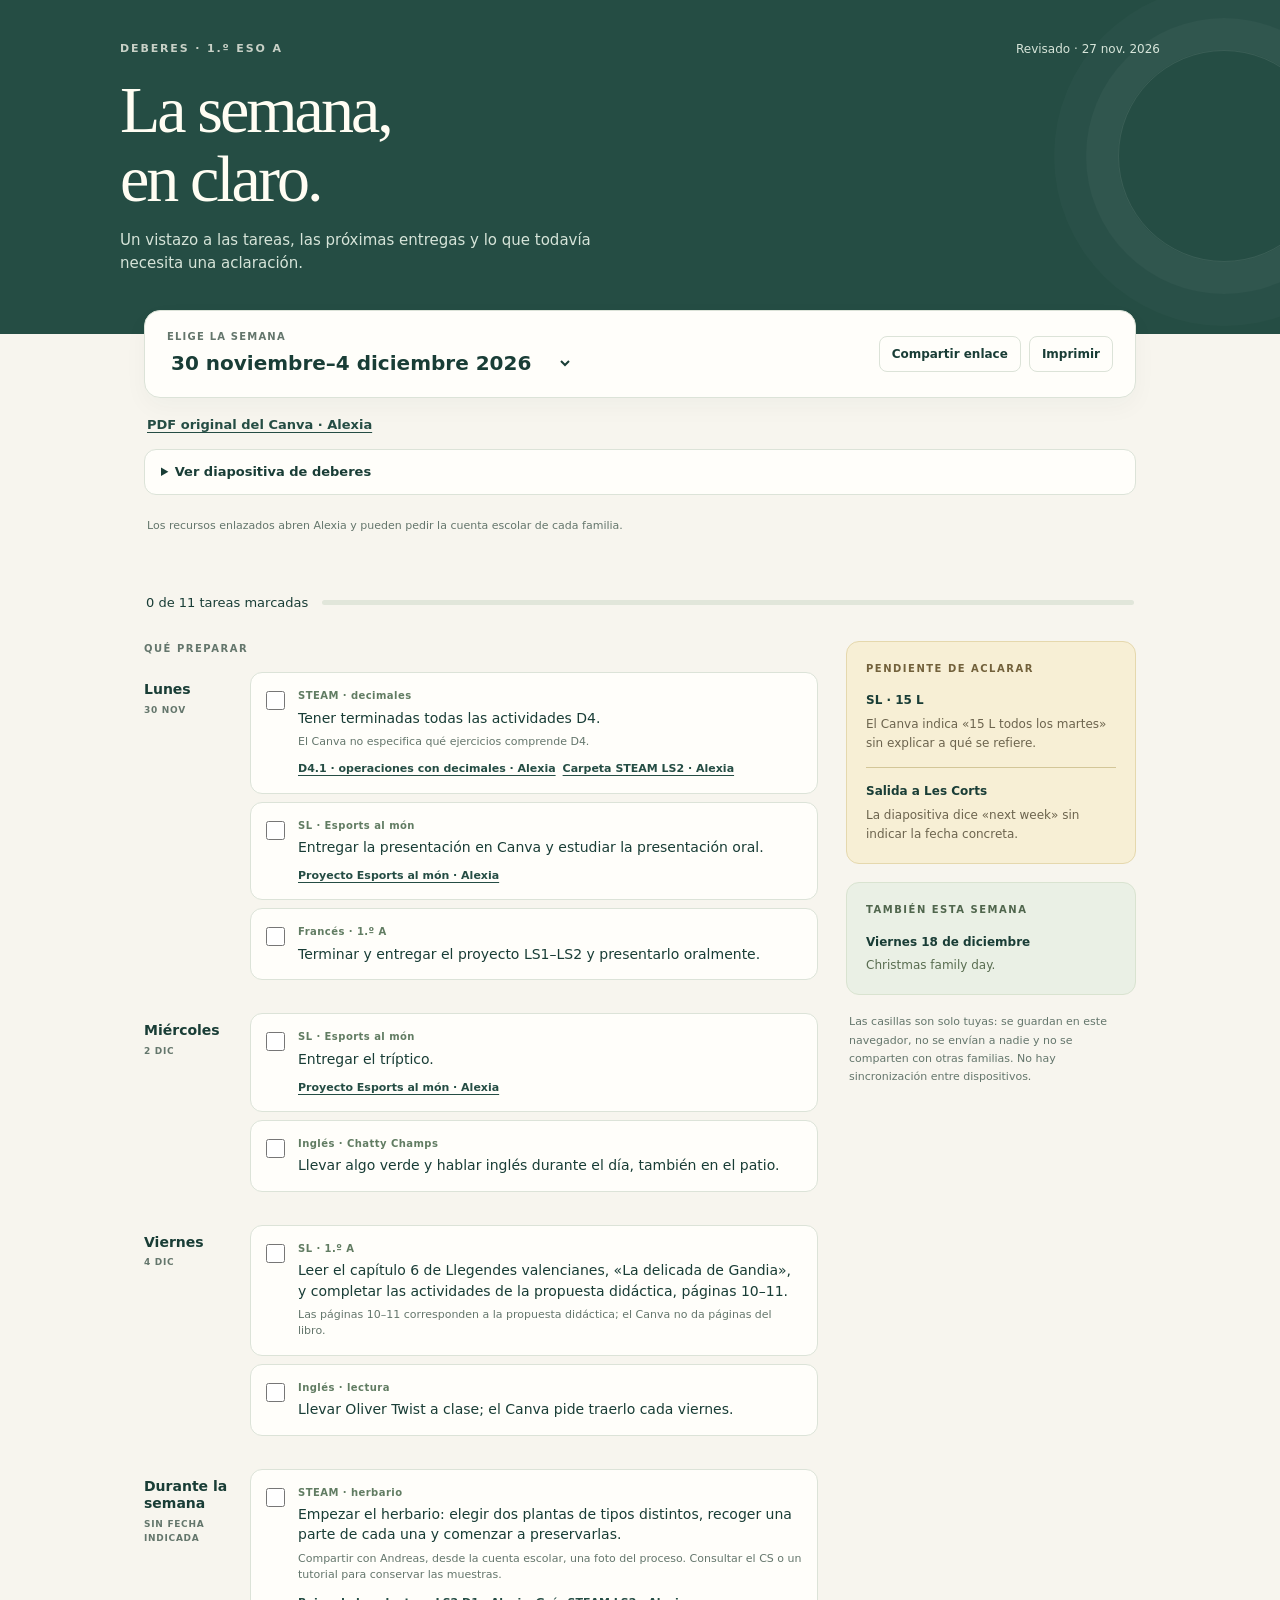
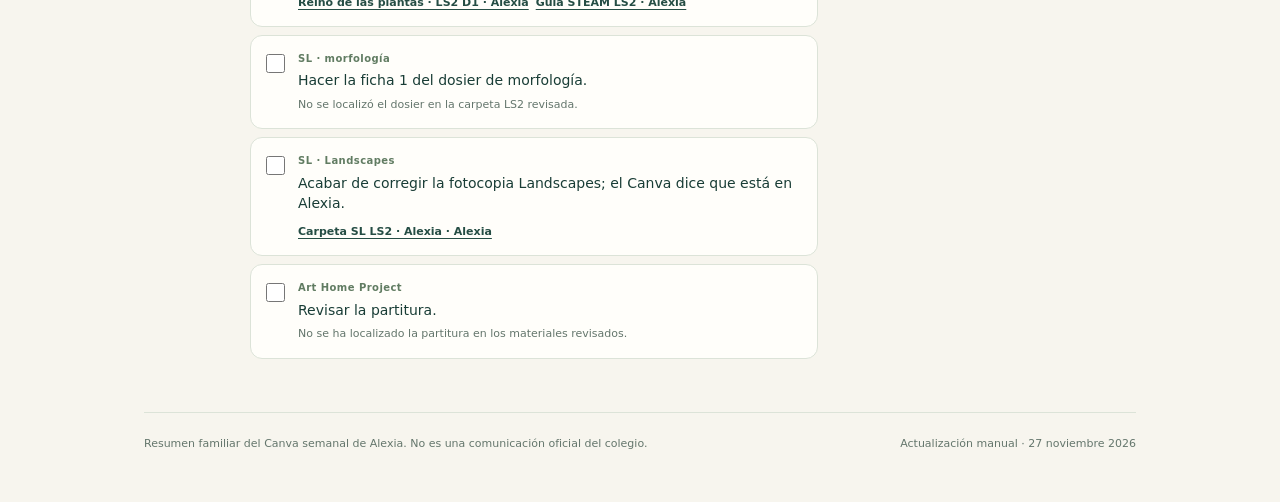
<file: index.html>
<!doctype html>
<html lang="es"><head><meta charset="utf-8"><meta name="viewport" content="width=device-width, initial-scale=1"><meta name="robots" content="noindex,nofollow"><meta name="theme-color" content="#254d44"><meta name="description" content="Deberes semanales, fechas y aclaraciones para las familias. Cada dispositivo guarda sus propias casillas."><title>La semana, en claro · Deberes</title>
<style>
:root{--ink:#193d36;--muted:#64766c;--green:#254d44;--paper:#f7f5ee;--line:#dce3d8;--yellow:#f0d47f;--card:#fffefa}*{box-sizing:border-box}body{margin:0;background:var(--paper);color:var(--ink);font-family:Inter,ui-sans-serif,system-ui,-apple-system,BlinkMacSystemFont,"Segoe UI",sans-serif;line-height:1.55}button,select{font:inherit}button{cursor:pointer}header{background:var(--green);color:#fffdf3;padding:40px 24px 58px;position:relative;overflow:hidden}header:after{content:"";width:210px;height:210px;border:1px solid #ffffff18;border-radius:50%;position:absolute;right:-50px;top:50px;box-shadow:0 0 0 32px #ffffff08,0 0 0 64px #ffffff05;pointer-events:none}.wrap{max-width:1040px;margin:auto}.eyebrow{font-size:11px;font-weight:750;letter-spacing:.17em;text-transform:uppercase;opacity:.75}h1{font-family:Georgia,"Times New Roman",serif;font-size:clamp(38px,6vw,66px);font-weight:400;line-height:1.05;letter-spacing:-.045em;margin:16px 0}header p{max-width:520px;color:#d6e4d9;font-size:15px;margin:0}.topline{display:flex;justify-content:space-between;gap:20px}.topline span:last-child{font-size:12px;color:#d6e4d9;white-space:nowrap}main{max-width:1040px;margin:-24px auto 0;padding:0 24px 50px;position:relative}.toolbar{background:var(--card);border:1px solid var(--line);border-radius:16px;padding:18px 22px;box-shadow:0 9px 25px #193d3609;display:flex;align-items:center;justify-content:space-between;gap:16px}.weekpick label{display:block;font-size:10px;letter-spacing:.12em;text-transform:uppercase;color:var(--muted);font-weight:750;margin-bottom:3px}select{border:0;color:var(--ink);font-size:20px;font-weight:650;background:transparent;padding:3px 25px 3px 0;max-width:100%}.actions{display:flex;gap:8px;flex-wrap:wrap}.actions button{border:1px solid var(--line);border-radius:8px;padding:8px 12px;background:#fffefa;color:var(--ink);font-size:12px;font-weight:650}.actions button:hover{background:#eff3ea}.progress{display:flex;align-items:center;gap:14px;margin:24px 2px 28px}.progress p{margin:0;font-size:13px;white-space:nowrap}.bar{height:5px;background:#e1e6da;border-radius:9px;flex:1;overflow:hidden}.bar span{height:100%;display:block;background:#759469;border-radius:9px;transition:width .25s}.layout{display:grid;grid-template-columns:minmax(0,1fr) 290px;gap:28px}h2{font-size:10px;letter-spacing:.15em;text-transform:uppercase;color:var(--muted);margin:0 0 16px}.day{display:grid;grid-template-columns:92px 1fr;gap:14px;margin:0 0 25px}.dayhead{padding-top:9px}.dayhead h3{font-size:14px;margin:0;font-weight:750;line-height:1.25}.dayhead span{font-size:9px;letter-spacing:.08em;color:var(--muted);font-weight:700;display:block;margin-top:5px}.task{display:flex;align-items:flex-start;gap:13px;background:var(--card);border:1px solid var(--line);border-radius:12px;padding:15px;margin-bottom:8px;cursor:pointer;transition:background .2s,border .2s}.task:hover{border-color:#9fb59c}.task input{accent-color:var(--green);width:19px;height:19px;flex:0 0 19px;margin:3px 0;cursor:pointer}.subject{font-size:10px;color:#617c62;letter-spacing:.045em;font-weight:750;margin-bottom:4px}.text{font-size:14px;line-height:1.45}.note{font-size:11px;color:var(--muted);margin-top:6px;line-height:1.5}.task.done{background:#eef2e8}.task.done .text{text-decoration:line-through;color:#7c8b7d}.asidebox{border-radius:13px;padding:19px;margin-bottom:18px;border:1px solid #e5d8ad;background:#f7efd5}.asidebox.notice{background:#eaf0e5;border-color:#d9e3d0}.asidebox h2{color:#72613b;margin-bottom:15px}.asidebox.notice h2{color:#50664d}.asideitem+.asideitem{border-top:1px solid #d3c698;padding-top:14px;margin-top:14px}.notice .asideitem+.asideitem{border-color:#ced8c4}.asideitem h3{font-size:12px;margin:0 0 5px}.asideitem p{font-size:12px;line-height:1.6;margin:0;color:#6c644e}.notice .asideitem p{color:#596d51}.smallprint{font-size:11px;color:var(--muted);line-height:1.65;padding:0 3px}footer{border-top:1px solid var(--line);padding-top:22px;margin-top:20px;font-size:11px;color:var(--muted);display:flex;justify-content:space-between;gap:18px}#feedback{font-size:12px;color:var(--ink);min-height:20px;margin:9px 2px 0}button:focus-visible,select:focus-visible,input:focus-visible{outline:3px solid #cca84c;outline-offset:4px}@media(max-width:740px){header{padding:28px 20px 52px}.topline span:last-child{font-size:10px}main{padding:0 16px 32px}.toolbar{padding:16px;align-items:flex-start;flex-direction:column;gap:12px}.actions{width:100%}.actions button{flex:1}.layout{grid-template-columns:1fr;gap:16px}.day{grid-template-columns:72px 1fr;gap:10px}.dayhead h3{font-size:12px}.task{padding:12px;gap:10px}.text{font-size:13px}.progress{margin:18px 2px 23px}aside{display:grid;grid-template-columns:1fr;gap:0}.smallprint{margin-top:0}footer{flex-direction:column;gap:6px}}@media print{header{background:none;color:#193d36;padding:0 0 20px}header p,.topline span:last-child{color:#64766c}header:after,.actions,#feedback,.progress,.smallprint{display:none}main{margin:0;padding:0}body{background:white;font-size:11px}.toolbar{box-shadow:none;padding:10px;margin-bottom:20px}.layout{grid-template-columns:1fr 235px;gap:15px}.task{break-inside:avoid;padding:9px}.day{break-inside:avoid;margin-bottom:14px}.text{font-size:11px}.note{font-size:9px}.asidebox{break-inside:avoid}h1{font-size:34px}footer{margin-top:10px}select{appearance:none}header .eyebrow{font-size:9px}}
.resources{display:flex;flex-wrap:wrap;gap:7px;margin-top:10px}.resources a,.source-links a{color:#254d44;font-size:11px;font-weight:650;text-decoration:underline;text-underline-offset:3px}.resources a.resource-own{background:#fff1ca;color:#70480d;border-radius:8px;padding:5px 9px;text-decoration:none}.source-links{display:flex;gap:18px;flex-wrap:wrap;margin:17px 3px 8px}.source-links a{font-size:13px}.slide-card{margin:14px 0 22px;background:var(--card);border:1px solid var(--line);border-radius:12px;padding:12px 16px}.slide-card summary{cursor:pointer;font-size:13px;font-weight:650}.slide-card img{display:block;width:100%;height:auto;margin:12px auto 0;border-radius:7px}.resource-help{font-size:11px;color:var(--muted);margin:0 3px 14px}a:focus-visible,summary:focus-visible{outline:3px solid #cca84c;outline-offset:4px}@media print{.slide-card,.source-links,.resource-help{display:none}}

.challenge-card{margin:18px 0 22px;padding:21px 24px;background:#fffefa;border:1px solid #cddccb;border-radius:16px;box-shadow:0 9px 25px #193d3609}.challenge-card h2{font:400 25px/1.15 Georgia,serif;letter-spacing:-.02em;text-transform:none;color:#193d36;margin:6px 0}.challenge-card .challenge-date{font-size:10px;letter-spacing:.12em;text-transform:uppercase;color:#617c62;font-weight:750}.challenge-card .challenge-intro{font-size:12px;color:#64766c;margin:5px 0 15px}.challenge-grid{display:grid;grid-template-columns:repeat(2,minmax(0,1fr));gap:20px}.challenge-group{border-top:1px solid #dce3d8;padding-top:12px}.challenge-group h3{font-size:14px;margin:0 0 5px}.challenge-group ul{margin:0;padding-left:19px;font-size:13px;line-height:1.6}.challenge-group .resources{display:grid;gap:5px;margin-top:12px}.challenge-group .note{margin-top:10px}.challenge-source{margin-top:16px;font-size:12px}.challenge-source a{color:#254d44;font-weight:650;text-underline-offset:3px}@media(max-width:740px){.challenge-card{padding:18px}.challenge-grid{grid-template-columns:1fr;gap:14px}}
</style><script data-goatcounter="https://quifago-deberes.goatcounter.com/count" async src="https://gc.zgo.at/count.js"></script></head><body><header><div class="wrap"><div class="topline"><span class="eyebrow">Deberes · 1.º ESO A</span><span>Revisado · 27 nov. 2026</span></div><h1>La semana,<br>en claro.</h1><p>Un vistazo a las tareas, las próximas entregas y lo que todavía necesita una aclaración.</p></div></header><main><section class="toolbar" aria-label="Semana y opciones"><div class="weekpick"><label for="week">Elige la semana</label><select id="week"></select></div><div class="actions"><button id="share" type="button">Compartir enlace</button><button id="print" type="button">Imprimir</button></div></section><div class="source-links"><a id="pdfLink" target="_blank" rel="noopener noreferrer">PDF original del Canva · Alexia</a></div><details class="slide-card"><summary>Ver diapositiva de deberes</summary><a id="slideLink" target="_blank" rel="noopener noreferrer"><img id="slideImage" alt="Diapositiva original de deberes del Canva semanal"></a></details><p class="resource-help">Los recursos enlazados abren Alexia y pueden pedir la cuenta escolar de cada familia.</p><div id="steam-challenge"></div><div id="feedback" role="status" aria-live="polite"></div><div class="progress"><p id="progressText"></p><div class="bar" role="progressbar" aria-label="Tareas completadas" aria-valuemin="0" aria-valuemax="100" aria-valuenow="0"><span id="progressBar"></span></div></div><div class="layout"><section aria-label="Lista de deberes"><h2>Qué preparar</h2><div id="tasks"></div></section><aside id="aside"></aside></div><footer><span>Resumen familiar del Canva semanal de Alexia. No es una comunicación oficial del colegio.</span><span>Actualización manual · 27 noviembre 2026</span></footer></main>
<script id="homework-data" type="application/json">[{"id": "2026-11-30", "label": "30 noviembre–4 diciembre", "year": "2026", "context": "Semana próxima", "sections": [{"day": "Lunes", "date": "30 NOV", "items": [{"id": "20261130-steam-d4", "subject": "STEAM · decimales", "text": "Tener terminadas todas las actividades D4.", "note": "El Canva no especifica qué ejercicios comprende D4.", "resources": [{"label": "D4.1 · operaciones con decimales", "url": "https://homeschool.alexiaclassroom.com/pluginfile.php/93800/mod_folder/content/0/LEARNING%20RESOURCES/1st%20ESO%20LS2_D4.1%20Operations%20with%20Decimal%20Numbers.pdf?forcedownload=1"}, {"label": "Carpeta STEAM LS2", "url": "https://homeschool.alexiaclassroom.com/mod/folder/view.php?id=44433"}]}, {"id": "20261130-sl-canva", "subject": "SL · Esports al món", "text": "Entregar la presentación en Canva y estudiar la presentación oral.", "resources": [{"label": "Proyecto Esports al món", "url": "https://homeschool.alexiaclassroom.com/mod/resource/view.php?id=44534"}]}, {"id": "20261130-frances", "subject": "Francés · 1.º A", "text": "Terminar y entregar el proyecto LS1–LS2 y presentarlo oralmente."}]}, {"day": "Miércoles", "date": "2 DIC", "items": [{"id": "20261202-sl-triptico", "subject": "SL · Esports al món", "text": "Entregar el tríptico.", "resources": [{"label": "Proyecto Esports al món", "url": "https://homeschool.alexiaclassroom.com/mod/resource/view.php?id=44534"}]}, {"id": "20261202-chatty", "subject": "Inglés · Chatty Champs", "text": "Llevar algo verde y hablar inglés durante el día, también en el patio."}]}, {"day": "Viernes", "date": "4 DIC", "items": [{"id": "20261204-sl-lectura", "subject": "SL · 1.º A", "text": "Leer el capítulo 6 de Llegendes valencianes, «La delicada de Gandia», y completar las actividades de la propuesta didáctica, páginas 10–11.", "note": "Las páginas 10–11 corresponden a la propuesta didáctica; el Canva no da páginas del libro."}, {"id": "20261204-oliver", "subject": "Inglés · lectura", "text": "Llevar Oliver Twist a clase; el Canva pide traerlo cada viernes."}]}, {"day": "Durante la semana", "date": "SIN FECHA INDICADA", "items": [{"id": "20261130-herbario", "subject": "STEAM · herbario", "text": "Empezar el herbario: elegir dos plantas de tipos distintos, recoger una parte de cada una y comenzar a preservarlas.", "note": "Compartir con Andreas, desde la cuenta escolar, una foto del proceso. Consultar el CS o un tutorial para conservar las muestras.", "resources": [{"label": "Reino de las plantas · LS2 D1", "url": "https://homeschool.alexiaclassroom.com/pluginfile.php/93800/mod_folder/content/0/LEARNING%20RESOURCES/1st%20ESO%20LS2_D1%20Plant%20Kingdom.pdf?forcedownload=1"}, {"label": "Guía STEAM LS2", "url": "https://homeschool.alexiaclassroom.com/pluginfile.php/93800/mod_folder/content/0/1st%20ESO%20LS2_Guide.pdf?forcedownload=1"}]}, {"id": "20261130-morfologia", "subject": "SL · morfología", "text": "Hacer la ficha 1 del dosier de morfología.", "note": "No se localizó el dosier en la carpeta LS2 revisada."}, {"id": "20261130-landscapes", "subject": "SL · Landscapes", "text": "Acabar de corregir la fotocopia Landscapes; el Canva dice que está en Alexia.", "resources": [{"label": "Carpeta SL LS2 · Alexia", "url": "https://homeschool.alexiaclassroom.com/mod/folder/view.php?id=44351"}]}, {"id": "20261130-partitura", "subject": "Art Home Project", "text": "Revisar la partitura.", "note": "No se ha localizado la partitura en los materiales revisados."}]}], "clarifications": [{"title": "SL · 15 L", "text": "El Canva indica «15 L todos los martes» sin explicar a qué se refiere."}, {"title": "Salida a Les Corts", "text": "La diapositiva dice «next week» sin indicar la fecha concreta."}], "notices": [{"title": "Viernes 18 de diciembre", "text": "Christmas family day."}], "canvaUrl": "https://homeschool.alexiaclassroom.com/pluginfile.php/92160/mod_folder/content/0/DECEMBER/1st%2030%20-%20412%20CANVA%20SEMANAL.pdf?forcedownload=1", "screenshot": "assets/deberes-30nov-4dic.png"}, {"id": "2026-11-23", "label": "23–27 noviembre", "year": "2026", "context": "Semana anterior", "sections": [{"day": "Lunes", "date": "23 NOV", "items": [{"id": "20261123-steam-mastery", "subject": "STEAM · LS2 Mission Mastery", "text": "Preparar operaciones y problemas con números enteros y fracciones. Todas las actividades D3 deben estar terminadas.", "resources": [{"label": "D3.1 · explicación de fracciones", "url": "https://homeschool.alexiaclassroom.com/pluginfile.php/93800/mod_folder/content/0/LEARNING%20RESOURCES/1st%20ESO%20LS2_D3.1%20Calculate%20with%20Fractions.pdf?forcedownload=1"}, {"label": "D3.2 · actividades de fracciones", "url": "https://homeschool.alexiaclassroom.com/pluginfile.php/93800/mod_folder/content/0/ACTIVITIES/1st%20ESO%20LS2_D3.2%20Calculate%20with%20Fractions%20%28Activities%29.pdf?forcedownload=1"}, {"label": "D3.3 · problemas de fracciones", "url": "https://homeschool.alexiaclassroom.com/pluginfile.php/93800/mod_folder/content/0/ACTIVITIES/1st%20ESO%20LS2_D3.3%20Problems%20with%20Fractions.pdf?forcedownload=1"}, {"label": "Actividades con enteros · LS1 D4.2", "url": "https://homeschool.alexiaclassroom.com/pluginfile.php/88647/mod_folder/content/0/Activities/1st%20ESO%20LS1%20Green%20Strategy_D4.2%20Activities%20with%20Integers.pdf?forcedownload=1"}, {"label": "Carpeta LS2 · Alexia", "url": "https://homeschool.alexiaclassroom.com/mod/folder/view.php?id=44433"}]}]}, {"day": "Martes", "date": "24 NOV", "items": [{"id": "20261124-sl-pitstop", "subject": "SL · Pit Stop", "text": "Resumen y definición de palabras.", "note": "El Canva lo sitúa el martes 24; también pide repasar cómo hacer un resumen."}]}, {"day": "Miércoles", "date": "25 NOV", "items": [{"id": "20261125-french", "subject": "Francés · redacción", "text": "Entregar la redacción «Mon ami imaginaire» para 1.º A."}, {"id": "20261125-chatty", "subject": "Inglés · Chatty Champs", "text": "Llevar algo verde y hablar inglés todo el día, también en el patio."}]}, {"day": "Viernes", "date": "27 NOV", "items": [{"id": "20261127-sl-sketchbook", "subject": "SL · Sketchbook", "text": "Última entrega del sketchbook.", "resources": [{"label": "Guía de evaluación del Sketchbook", "url": "https://homeschool.alexiaclassroom.com/pluginfile.php/93612/mod_resource/content/1/1%C2%BA%20ESO%20sketchbook.pdf"}]}, {"id": "20261127-sl-lectura", "subject": "SL · lectura", "text": "Leer el capítulo 5, «El capellà de Favara», de Llegendes valencianes, páginas 87–106.", "note": "Para 1.º A el Canva indica viernes."}, {"id": "20261127-oliver", "subject": "Inglés · lectura", "text": "Llevar Oliver Twist a clase; se pide traerlo todos los viernes.", "resources": [{"label": "Verb Quest · practicar verbos irregulares", "url": "https://quifago.github.io/verb-quest/", "credit": "Juego interactivo"}]}]}, {"day": "Durante la semana", "date": "SIN DÍA FIJO", "items": [{"id": "20261123-sl-sports", "subject": "SL · Esports al món", "text": "Continuar el proyecto: presentación en Canva y tríptico.", "note": "Entrega: 30 de noviembre."}, {"id": "20261123-sl-word", "subject": "SL · reto semanal opcional", "text": "Buscar y definir una palabra desconocida relacionada con la música o la Expo de Belgrado.", "note": "El Canva indica que el reto es opcional y lo sitúa el 27 de noviembre."}, {"id": "20261123-music", "subject": "Música · Art Home Project", "text": "Revisar la partitura."}]}], "clarifications": [], "notices": [{"title": "Cambridge English", "text": "Simulacros del 16 al 27 de noviembre."}, {"title": "Viernes 18 de diciembre", "text": "Christmas family day."}], "canvaUrl": "https://homeschool.alexiaclassroom.com/pluginfile.php/92160/mod_folder/content/0/NOVEMBER/1st%20-%2023-2711%20CANVA%20SEMANAL.pdf", "screenshot": "assets/deberes-23-27-nov.png", "steamChallenge": {"title": "STEAM · LS2 Mission Mastery", "when": "Lunes 23 de noviembre", "intro": "El Canva señala operaciones y problemas con enteros y fracciones, y pide terminar todas las actividades D3.", "groups": [{"title": "Números enteros y fracciones", "topics": ["Operaciones con números enteros y fracciones", "Problemas con números enteros y fracciones", "Todas las actividades D3 terminadas"], "resources": [{"label": "Enteros · actividades LS1 D4.2", "url": "https://homeschool.alexiaclassroom.com/pluginfile.php/88647/mod_folder/content/0/Activities/1st%20ESO%20LS1%20Green%20Strategy_D4.2%20Activities%20with%20Integers.pdf?forcedownload=1"}, {"label": "Fracciones · explicación D3.1", "url": "https://homeschool.alexiaclassroom.com/pluginfile.php/93800/mod_folder/content/0/LEARNING%20RESOURCES/1st%20ESO%20LS2_D3.1%20Calculate%20with%20Fractions.pdf?forcedownload=1"}, {"label": "Fracciones · actividades D3.2", "url": "https://homeschool.alexiaclassroom.com/pluginfile.php/93800/mod_folder/content/0/ACTIVITIES/1st%20ESO%20LS2_D3.2%20Calculate%20with%20Fractions%20%28Activities%29.pdf?forcedownload=1"}, {"label": "Fracciones · problemas D3.3", "url": "https://homeschool.alexiaclassroom.com/pluginfile.php/93800/mod_folder/content/0/ACTIVITIES/1st%20ESO%20LS2_D3.3%20Problems%20with%20Fractions.pdf?forcedownload=1"}, {"label": "Carpeta LS2 · Alexia", "url": "https://homeschool.alexiaclassroom.com/mod/folder/view.php?id=44433"}]}], "source": {"label": "Canva semanal · Alexia", "url": "https://homeschool.alexiaclassroom.com/pluginfile.php/92160/mod_folder/content/0/NOVEMBER/1st%20-%2023-2711%20CANVA%20SEMANAL.pdf"}}}, {"id": "2026-11-16", "label": "16–20 noviembre", "year": "2026", "context": "Semana anterior", "sections": [{"day": "Lunes", "date": "16 NOV", "items": [{"id": "20261116-english-superchallenge", "subject": "Inglés · Superchallenge", "text": "Repasar gramática y vocabulario para el Superchallenge de inglés del lunes 16.", "resources": [{"label": "Lista de verbos irregulares", "url": "https://homeschool.alexiaclassroom.com/pluginfile.php/89100/mod_folder/content/0/LS2/IRREGULAR%20VERBS.pdf?forcedownload=1"}, {"label": "Narrative Tenses · póster", "url": "https://homeschool.alexiaclassroom.com/pluginfile.php/89100/mod_folder/content/0/LS2/Narrative%20Tenses%20Poster.png?forcedownload=1"}, {"label": "Verb Quest · practicar verbos irregulares", "url": "https://quifago.github.io/verb-quest/", "credit": "Juego interactivo"}]}]}, {"day": "Miércoles", "date": "18 NOV", "items": [{"id": "20261118-steam-d32", "subject": "STEAM · fracciones", "text": "D3.2: actividades de fracciones.", "resources": [{"label": "D3.2 · Calculate with Fractions", "url": "https://homeschool.alexiaclassroom.com/pluginfile.php/93800/mod_folder/content/0/ACTIVITIES/1st%20ESO%20LS2_D3.2%20Calculate%20with%20Fractions%20%28Activities%29.pdf?forcedownload=1"}]}, {"id": "20261118-chatty-champs", "subject": "Inglés · Chatty Champs", "text": "Llevar algo verde y hablar inglés durante el día, también en el patio."}]}, {"day": "Viernes", "date": "20 NOV", "items": [{"id": "20261120-steam-d33", "subject": "STEAM · fracciones", "text": "D3.3: problemas de Edelvives y Anaya.", "note": "La diapositiva indica los problemas de los libros; no especifica páginas."}]}, {"day": "Durante la semana", "date": "SIN DÍA FIJO", "items": [{"id": "20261116-sl-sketchbook", "subject": "SL · Sketchbook", "text": "Ir acabando el sketchbook.", "note": "La entrega final figura el 27 de noviembre en el plan de LS2.", "resources": [{"label": "Guía de evaluación del Sketchbook", "url": "https://homeschool.alexiaclassroom.com/pluginfile.php/93612/mod_resource/content/1/1%C2%BA%20ESO%20sketchbook.pdf"}]}, {"id": "20261116-music-score", "subject": "Música", "text": "Revisar la partitura."}]}], "clarifications": [{"title": "Francés · redacción", "text": "El colegio explicará una redacción para presentar a un amigo imaginario; se hará en casa para la semana siguiente. El Canva no indica una fecha concreta."}], "notices": [{"title": "Lunes 16", "text": "Superchallenges de STEAM e inglés."}, {"title": "Jueves 19", "text": "Celebración de Santa Cecilia."}, {"title": "Del 16 al 27 de noviembre", "text": "Simulacros de Cambridge English."}, {"title": "SL", "text": "Esta semana no hay reto semanal."}], "canvaUrl": "https://homeschool.alexiaclassroom.com/pluginfile.php/92160/mod_folder/content/0/NOVEMBER/1st%20-%2016-2011%20CANVA%20SEMANAL.pdf", "screenshot": "assets/deberes-16-20-nov.png", "steamChallenge": {"title": "Superchallenge STEAM", "when": "Lunes 16 de noviembre", "intro": "Temario del documento de Superchallenges del colegio.", "groups": [{"title": "Matemáticas · LS1", "topics": ["Operaciones combinadas con números enteros", "Operaciones con potencias", "Problemas con números enteros", "Problemas de mínimo común múltiplo (mcm) y máximo común divisor (MCD)"], "resources": [{"label": "Actividades con enteros · D4.2", "url": "https://homeschool.alexiaclassroom.com/pluginfile.php/88647/mod_folder/content/0/Activities/1st%20ESO%20LS1%20Green%20Strategy_D4.2%20Activities%20with%20Integers.pdf?forcedownload=1"}, {"label": "Guía LS1 · Green Strategy", "url": "https://homeschool.alexiaclassroom.com/pluginfile.php/88647/mod_folder/content/0/1st%20ESO%20LS1%20Green%20Strategy_Guide.pdf?forcedownload=1"}, {"label": "Carpeta LS1 en Alexia", "url": "https://homeschool.alexiaclassroom.com/mod/folder/view.php?id=43760"}], "note": "No he localizado materiales específicos para potencias ni mcm/MCD en las carpetas revisadas; usa también el cuaderno y lo trabajado en clase."}, {"title": "Biología · LS1 y LS2", "topics": ["LS1 · Funciones vitales", "LS1 · Los cinco reinos", "LS1 · Reino Monera", "LS2 · Investigación de la sección Discovery", "LS2 · Reino de las plantas"], "resources": [{"label": "Funciones vitales · D3", "url": "https://homeschool.alexiaclassroom.com/pluginfile.php/88647/mod_folder/content/0/Learning%20Resources/1st%20ESO%20LS1%20Green%20Strategy_D3%20Life%20Functions.pdf?forcedownload=1"}, {"label": "Los cinco reinos · D7", "url": "https://homeschool.alexiaclassroom.com/pluginfile.php/88647/mod_folder/content/0/Learning%20Resources/1st%20ESO%20LS1%20Green%20Strategy_D7%20The%205%20Kingdoms.pdf?forcedownload=1"}, {"label": "Actividades de los cinco reinos · D7", "url": "https://homeschool.alexiaclassroom.com/pluginfile.php/88647/mod_folder/content/0/Activities/1st%20ESO%20LS1%20Green%20Strategy_D7%20The%205%20Kingdoms%20Activities.pdf?forcedownload=1"}, {"label": "Reino Monera · vídeo D9", "url": "https://homeschool.alexiaclassroom.com/pluginfile.php/88647/mod_folder/content/0/Learning%20Resources/1st%20ESO%20LS1%20Green%20Strategy_D9%20Monera%20Kingdom_video.mp4?forcedownload=1"}, {"label": "Reino de las plantas · LS2 D1", "url": "https://homeschool.alexiaclassroom.com/pluginfile.php/93800/mod_folder/content/0/LEARNING%20RESOURCES/1st%20ESO%20LS2_D1%20Plant%20Kingdom.pdf?forcedownload=1"}, {"label": "Guía LS2", "url": "https://homeschool.alexiaclassroom.com/pluginfile.php/93800/mod_folder/content/0/1st%20ESO%20LS2_Guide.pdf?forcedownload=1"}, {"label": "Carpeta LS2 en Alexia", "url": "https://homeschool.alexiaclassroom.com/mod/folder/view.php?id=44433"}], "note": "El documento dice «Monera Kingdom» en inglés, pero «reino de las plantas» en español para LS1; hay una discrepancia. Para Discovery no se ha localizado un recurso específico en las carpetas revisadas."}], "source": {"label": "Documento oficial del temario · Alexia", "url": "https://homeschool.alexiaclassroom.com/pluginfile.php/93757/mod_folder/content/0/1ST%20TERM/26-27%201%C2%BA%20ESO%20-%201%C2%BAEV%20SUPERCHALLENGES%20.pdf?forcedownload=1"}}}, {"id": "2026-11-09", "label": "9–13 noviembre", "year": "2026", "context": "Semana anterior", "sections": [{"day": "Fin de semana", "date": "7–8 NOV", "items": [{"id": "french-notes", "subject": "Francés · LS2", "text": "Terminar de pasar los apuntes de LS2 al cuaderno.", "note": "Son los apuntes de la fotocopia entregada en clase."}]}, {"day": "Lunes", "date": "9 NOV", "items": [{"id": "steam-anaya", "subject": "STEAM", "text": "D2.2: ejercicios Anaya y D2.3: problemas Anaya (CB).", "resources": [{"label": "D2.2 · Jewellery Workshop Math Challenge", "url": "https://homeschool.alexiaclassroom.com/pluginfile.php/88647/mod_folder/content/0/Activities/1st%20ESO%20LS1%20Green%20Strategy_D2.2%20Jewellery%20Workshop%20Math%20Challenge%20%28EN%29.pdf?forcedownload=1"}, {"label": "D2.3 · Operations with Natural Numbers", "url": "https://homeschool.alexiaclassroom.com/pluginfile.php/88647/mod_folder/content/0/Activities/1st%20ESO%20LS1%20Green%20Strategy_D2.3%20Operations%20with%20Natural%20Numbers.pdf?forcedownload=1"}], "note": "Los enlaces son material relacionado con D2.2 y D2.3. La tarea del Canva pide los ejercicios y problemas de Anaya en el cuaderno; estos PDF no los sustituyen."}, {"id": "halloween-pendiente", "subject": "SL · Halloween", "text": "Terminar las actividades de adjetivos de Halloween, solo si no se hicieron la semana anterior.", "note": "3 adjetivos de 3 personajes; crear un personaje con un dibujo y describirlo en 4–5 líneas. El Canva vuelve a incluirlo sin aclarar si es texto de la semana anterior.", "resources": [{"label": "Esquema de adjetivos", "url": "https://homeschool.alexiaclassroom.com/pluginfile.php/88852/mod_folder/content/0/Recursos%20aprendizaje/Esquema%20adjectius.pdf?forcedownload=1"}]}]}, {"day": "Lunes / martes", "date": "9–10 NOV", "items": [{"id": "english-verbs", "subject": "Inglés", "text": "Repasar los verbos irregulares.", "note": "El Canva indica Monday/Tuesday, sin asignar un día concreto a 1.º A.", "resources": [{"label": "Lista de verbos irregulares", "url": "https://homeschool.alexiaclassroom.com/pluginfile.php/89100/mod_folder/content/0/LS2/IRREGULAR%20VERBS.pdf?forcedownload=1"}]}]}, {"day": "Jueves", "date": "12 NOV", "items": [{"id": "french-challenge", "subject": "Francés", "text": "Repasar LS2 para el Super Challenge del jueves 12.", "note": "Repasar el cuaderno y los apuntes LS2. No se ha localizado un recurso LS2 específico en las carpetas revisadas."}]}, {"day": "Viernes", "date": "13 NOV", "items": [{"id": "sl-challenge", "subject": "Socio-lingüístico · SL", "text": "Estudiar para el Superchallenge del viernes 13.", "resources": [{"label": "Entrenamiento Challenge · SL", "url": "https://homeschool.alexiaclassroom.com/pluginfile.php/93717/mod_folder/content/0/Entrenamiento%20Challenge%20.pdf?forcedownload=1"}]}, {"id": "valenciano-cap4", "subject": "Valenciano · 1.º A", "text": "Leer el capítulo 4 de «Llegendes Valencianes» y hacer las actividades de la propuesta didáctica.", "note": "Capítulo 4 confirmado por la familia. Usar el libro y la propuesta didáctica de clase; no se ha localizado esa propuesta en las carpetas revisadas."}]}, {"day": "Durante la semana", "date": "SIN DÍA FIJO", "items": [{"id": "english-writing", "subject": "Inglés", "text": "Hacer la redacción creativa en el cuaderno usando past simple y past perfect simple.", "note": "No se indica día de entrega.", "resources": [{"label": "Narrative Tenses · póster", "url": "https://homeschool.alexiaclassroom.com/pluginfile.php/89100/mod_folder/content/0/LS2/Narrative%20Tenses%20Poster.png?forcedownload=1"}]}, {"id": "music-score", "subject": "Música", "text": "Revisar la partitura.", "note": "Usar la partitura de clase; no se ha localizado una copia relacionada en las carpetas revisadas."}]}, {"day": "Para más adelante", "date": "16 / 27 NOV", "items": [{"id": "english-challenge", "subject": "Inglés · lunes 16", "text": "Repasar gramática y vocabulario para el English Challenge del 16 de noviembre.", "note": "Material de apoyo de LS2 para el repaso; seguir también lo trabajado en el cuaderno.", "resources": [{"label": "Lista de verbos irregulares", "url": "https://homeschool.alexiaclassroom.com/pluginfile.php/89100/mod_folder/content/0/LS2/IRREGULAR%20VERBS.pdf?forcedownload=1"}, {"label": "Narrative Tenses · póster", "url": "https://homeschool.alexiaclassroom.com/pluginfile.php/89100/mod_folder/content/0/LS2/Narrative%20Tenses%20Poster.png?forcedownload=1"}]}, {"id": "sketchbook", "subject": "Sketchbook · viernes 27", "text": "Preparar la última entrega del Sketchbook para el 27 de noviembre.", "resources": [{"label": "Guía de evaluación del Sketchbook", "url": "https://homeschool.alexiaclassroom.com/pluginfile.php/93612/mod_resource/content/1/1%C2%BA%20ESO%20sketchbook.pdf"}]}]}], "clarifications": [{"title": "Indicaciones posiblemente arrastradas", "text": "Deberes aún muestra «MARTES 3/10: Entrenamiento Challenge», una fecha que no coincide con esta semana. No se asigna una nueva fecha a esa indicación."}], "notices": [{"title": "Miércoles 11", "text": "Salida al Jardín Botánico y Jumpyard."}, {"title": "Reto semanal de SL", "text": "La diapositiva SL indica que esta semana no hay."}], "canvaUrl": "https://homeschool.alexiaclassroom.com/pluginfile.php/92160/mod_folder/content/0/NOVEMBER/1st%20-%209-1311%20CANVA%20SEMANAL.pdf", "screenshot": "assets/deberes-9-13-nov.png"}, {"id": "2026-11-02", "label": "2–6 noviembre", "year": "2026", "context": "Semana anterior", "sections": [{"day": "Lunes", "date": "2 NOV", "items": [{"id": "french-ls1", "subject": "Francés", "text": "Repasar el cuaderno LS1 de francés.", "note": "Deber del fin de semana. La autocorrección de 1.º A está prevista para el lunes; no se indica hacerla en casa."}, {"id": "halloween", "subject": "SL · Halloween", "text": "Terminar las actividades de adjetivos.", "note": "3 adjetivos de 3 personajes; crear un personaje con un dibujo y describirlo en 4–5 líneas.", "resources": [{"label": "Esquema de adjetivos", "url": "https://homeschool.alexiaclassroom.com/pluginfile.php/88852/mod_folder/content/0/Recursos%20aprendizaje/Esquema%20adjectius.pdf?forcedownload=1"}]}]}, {"day": "Martes", "date": "3 NOV", "items": [{"id": "newspaper", "subject": "Periódico para SL", "text": "Llevar un periódico."}, {"id": "notebooks", "subject": "Revisión de cuadernos de SL", "text": "Llevar los cuadernos preparados para la revisión.", "resources": [{"label": "Guía de corrección de libretas · SL", "url": "https://homeschool.alexiaclassroom.com/pluginfile.php/88852/mod_folder/content/0/1%C2%BAESO%20LS%20Correcci%C3%B3n%20libretas.pdf?forcedownload=1"}]}]}, {"day": "Miércoles", "date": "4 NOV", "items": [{"id": "english-day", "subject": "English day", "text": "Llevar algo verde y hablar inglés."}]}, {"day": "Viernes", "date": "6 NOV", "items": [{"id": "steam-d1", "subject": "STEAM", "text": "Entregar D1: «Is a Carnivorous Plant an Animal».", "note": "La entrega está confirmada. La ficha específica no se ha localizado en las carpetas revisadas."}]}, {"day": "Durante la semana", "date": "SIN DÍA FIJO", "items": [{"id": "sl-news", "subject": "SL · Reto semanal", "text": "Buscar una noticia real que no lo parezca e inventar otra."}, {"id": "podcast", "subject": "Inglés", "text": "Terminar de crear y grabar el podcast."}, {"id": "reading", "subject": "Lectura", "text": "Continuar Oliver Twist."}, {"id": "music", "subject": "Música", "text": "Revisar la partitura.", "note": "Usar la partitura de clase."}]}], "clarifications": [{"title": "Trabajo final LS1", "text": "Figura «MARTES 3/10», una fecha que no coincide con esta semana; no se da por confirmada una corrección."}], "notices": [{"title": "Llegendes Valencianes", "text": "La lectura indicada es el capítulo 4 y sus actividades de la propuesta didáctica, confirmado por la familia."}], "canvaUrl": "https://homeschool.alexiaclassroom.com/pluginfile.php/92160/mod_folder/content/0/NOVEMBER/1st%20-%202%20-%20611%20CANVA%20SEMANAL.pdf", "screenshot": "assets/deberes-2-6-nov.png"}]</script><script>
'use strict';
const weeks=JSON.parse(document.getElementById('homework-data').textContent);const weekSelect=document.getElementById('week');let current=weeks[0];let marks={};try{marks=JSON.parse(localStorage.getItem('deberes-familia-v1')||'{}')}catch(e){marks={}}
function el(tag,cls,text){const n=document.createElement(tag);if(cls)n.className=cls;if(text!==undefined)n.textContent=text;return n}
weeks.forEach(w=>{const o=el('option','',w.label+' '+w.year);o.value=w.id;weekSelect.append(o)});const requested=new URL(location.href).searchParams.get('semana');if(weeks.some(w=>w.id===requested))current=weeks.find(w=>w.id===requested);weekSelect.value=current.id;
function updateProgress(){let ids=current.sections.flatMap(s=>s.items.map(t=>current.id+':'+t.id));let done=ids.filter(id=>marks[id]).length;document.getElementById('progressText').textContent=done+' de '+ids.length+' tareas marcadas';const pct=Math.round(done/ids.length*100);document.getElementById('progressBar').style.width=pct+'%';document.querySelector('[role=progressbar]').setAttribute('aria-valuenow',pct)}
function box(title,items,notice){const b=el('section','asidebox'+(notice?' notice':''));b.append(el('h2','',title));items.forEach(x=>{const d=el('div','asideitem');d.append(el('h3','',x.title),el('p','',x.text));b.append(d)});return b}
function renderChallenge(){const root=document.getElementById('steam-challenge');root.replaceChildren();const c=current.steamChallenge;if(!c)return;const card=el('section','challenge-card');card.setAttribute('aria-label',c.title);card.append(el('div','challenge-date',c.when),el('h2','',c.title),el('p','challenge-intro',c.intro));const grid=el('div','challenge-grid');c.groups.forEach(g=>{const group=el('div','challenge-group');group.append(el('h3','',g.title));const ul=el('ul');g.topics.forEach(t=>ul.append(el('li','',t)));group.append(ul);const resources=el('div','resources');g.resources.forEach(r=>{const a=el('a','',r.label+' · Alexia');a.href=r.url;a.target='_blank';a.rel='noopener noreferrer';resources.append(a)});group.append(resources);if(g.note)group.append(el('p','note',g.note));grid.append(group)});card.append(grid);const source=el('p','challenge-source'),a=el('a','',c.source.label);a.href=c.source.url;a.target='_blank';a.rel='noopener noreferrer';source.append(a);card.append(source);root.append(card)}
function render(){renderChallenge();document.getElementById('pdfLink').href=current.canvaUrl;document.getElementById('slideLink').href=current.screenshot;document.getElementById('slideImage').src=current.screenshot;const list=document.getElementById('tasks');list.replaceChildren();current.sections.forEach(s=>{const day=el('section','day'),head=el('div','dayhead'),items=el('div');head.append(el('h3','',s.day),el('span','',s.date));s.items.forEach(t=>{const key=current.id+':'+t.id,l=el('label','task'+(marks[key]?' done':'')),input=el('input');input.type='checkbox';input.checked=!!marks[key];const body=el('div');body.append(el('div','subject',t.subject),el('div','text',t.text));if(t.note)body.append(el('div','note',t.note));if(t.resources?.length){const rs=el('div','resources');t.resources.forEach(r=>{const a=el('a',r.credit?'resource-own':'',r.credit?'🎮 '+r.label+' · '+r.credit:r.label+' · Alexia');a.href=r.url;a.target='_blank';a.rel='noopener noreferrer';a.addEventListener('click',e=>e.stopPropagation());rs.append(a)});body.append(rs)}input.addEventListener('change',()=>{marks[key]=input.checked;l.classList.toggle('done',input.checked);try{localStorage.setItem('deberes-familia-v1',JSON.stringify(marks))}catch(e){document.getElementById('feedback').textContent='Este navegador no permite guardar las casillas.'}updateProgress()});l.append(input,body);items.append(l)});day.append(head,items);list.append(day)});const side=document.getElementById('aside');side.replaceChildren();if(current.clarifications.length)side.append(box('Pendiente de aclarar',current.clarifications,false));if(current.notices.length)side.append(box('También esta semana',current.notices,true));side.append(el('p','smallprint','Las casillas son solo tuyas: se guardan en este navegador, no se envían a nadie y no se comparten con otras familias. No hay sincronización entre dispositivos.'));updateProgress()}
weekSelect.addEventListener('change',()=>{current=weeks.find(w=>w.id===weekSelect.value);const u=new URL(location.href);u.searchParams.set('semana',current.id);history.replaceState(null,'',u);render()});document.getElementById('print').onclick=()=>window.print();document.getElementById('share').onclick=async()=>{const u=new URL(location.href);u.searchParams.set('semana',current.id);const msg=document.getElementById('feedback');try{if(location.protocol==='file:'){msg.textContent='Publica la carpeta en GitHub Pages o Vercel para compartir un enlace.';return}if(navigator.share){await navigator.share({title:'Deberes · '+current.label,url:u.href})}else{await navigator.clipboard.writeText(u.href);msg.textContent='Enlace copiado.'}}catch(e){if(e.name!=='AbortError')msg.textContent='Copia la dirección de esta página para compartirla.'}};render();
</script></body></html>
</file>
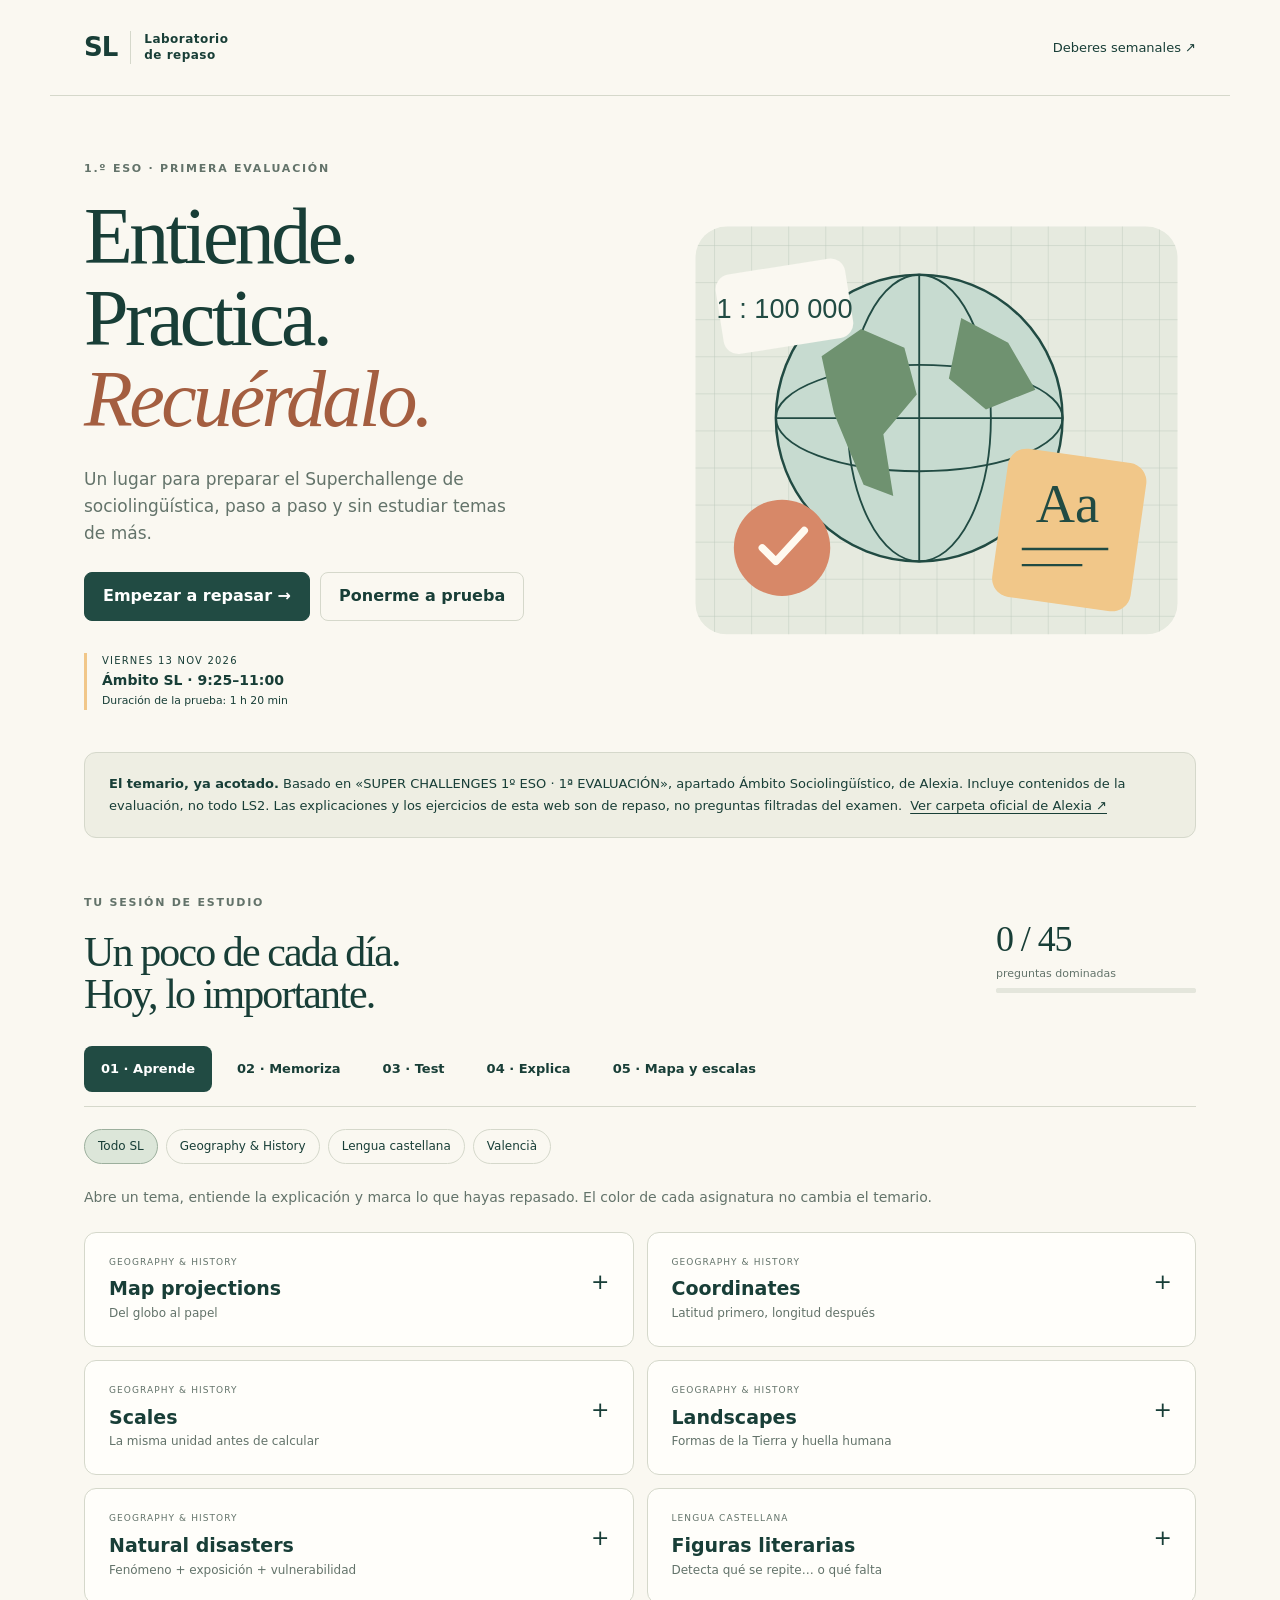
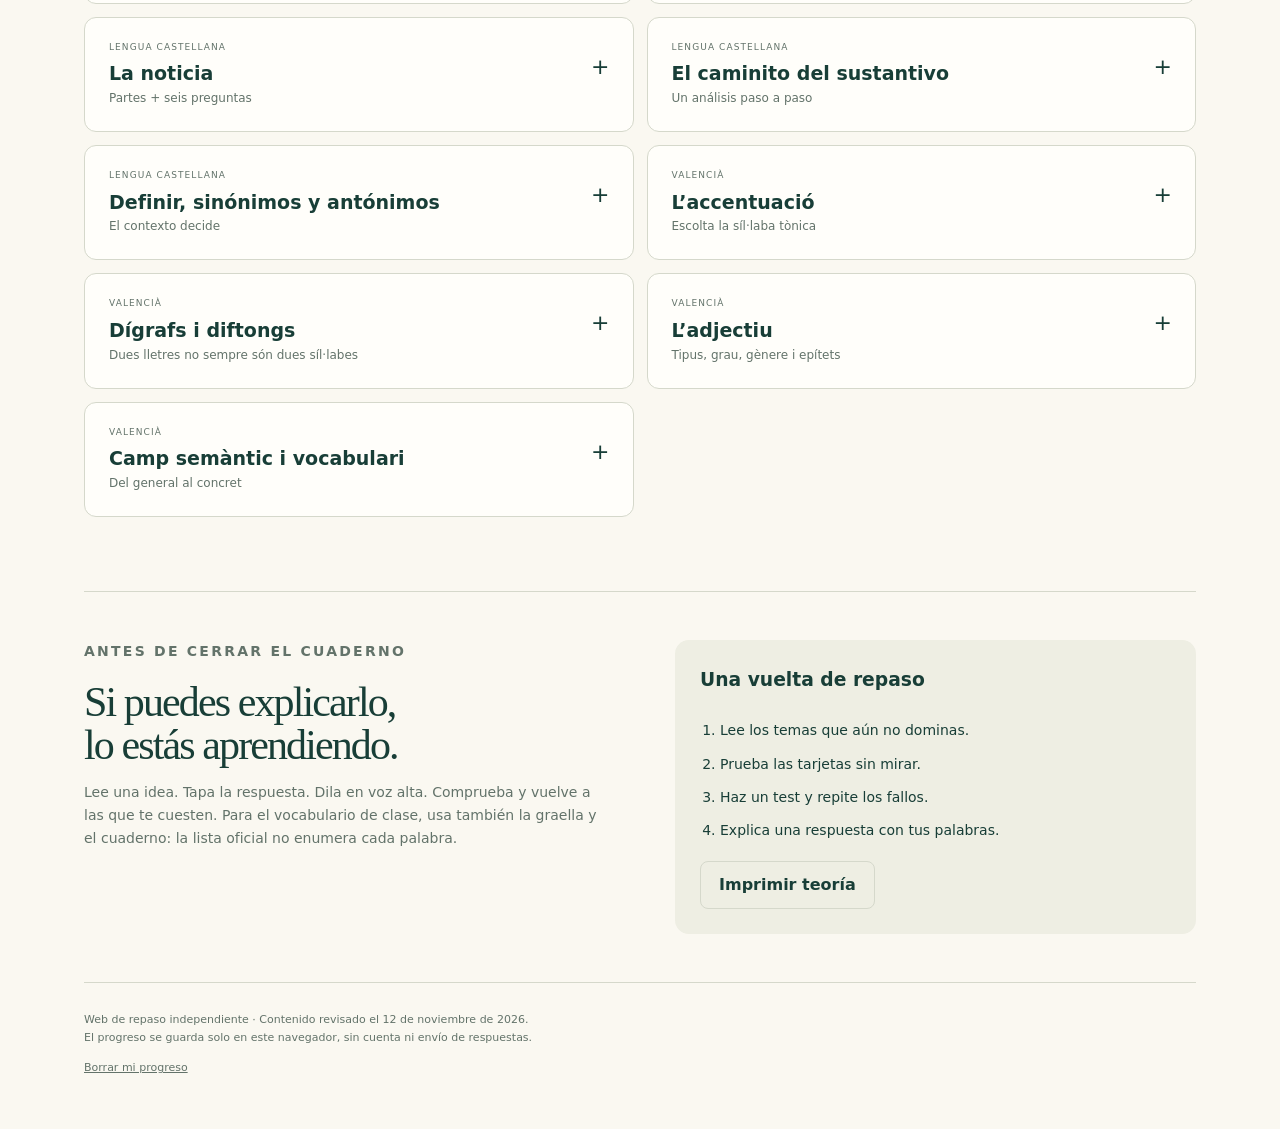
<file: repaso-sl/index.html>
<!doctype html>
<html lang="es"><head><meta charset="utf-8"><meta name="viewport" content="width=device-width, initial-scale=1"><meta name="theme-color" content="#214b43"><meta name="description" content="Repaso interactivo de sociolingüística de 1.º ESO: temario del Superchallenge, explicaciones, tarjetas, test y práctica."><title>SL · Laboratorio de repaso</title><link rel="stylesheet" href="style.css"><script src="content.js" defer></script><script src="app.js" defer></script></head>
<body>
<header><a class="brand" href="#">SL<span>Laboratorio de repaso</span></a><a class="back" href="../">Deberes semanales ↗</a></header>
<main>
<section class="hero"><div><p class="eyebrow">1.º ESO · Primera evaluación</p><h1>Entiende.<br>Practica.<br><em>Recuérdalo.</em></h1><p class="lead">Un lugar para preparar el Superchallenge de sociolingüística, paso a paso y sin estudiar temas de más.</p><div class="hero-actions"><button class="primary" data-start="learn">Empezar a repasar →</button><button class="ghost" data-start="quiz">Ponerme a prueba</button></div><div class="exam"><span>VIERNES 13 NOV 2026</span><b>Ámbito SL · 9:25–11:00</b><small>Duración de la prueba: 1 h 20 min</small></div></div><div class="hero-art" aria-hidden="true"><svg viewBox="0 0 420 360"><defs><pattern id="grid" width="30" height="30" patternUnits="userSpaceOnUse"><path d="M 30 0 L 0 0 0 30" fill="none" stroke="#b9c8ba" stroke-width=".7"/></pattern></defs><rect x="15" y="15" width="390" height="330" rx="25" fill="#e6eadf"/><rect x="15" y="15" width="390" height="330" rx="25" fill="url(#grid)"/><circle cx="196" cy="170" r="116" fill="#c7dbd0" stroke="#214b43" stroke-width="2"/><ellipse cx="196" cy="170" rx="58" ry="116" fill="none" stroke="#214b43" stroke-width="1.5"/><ellipse cx="196" cy="170" rx="116" ry="43" fill="none" stroke="#214b43" stroke-width="1.5"/><path d="M80 170H312M196 54V286" stroke="#214b43" stroke-width="1.5"/><path d="M117 120l32-22 35 15 10 38-27 32 8 50-24-9-24-58zM230 89l38 20 22 38-40 16-30-25z" fill="#6f9270"/><rect x="261" y="200" width="113" height="121" rx="15" fill="#f1c789" transform="rotate(8 317 260)"/><text x="316" y="254" text-anchor="middle" font-family="Georgia,serif" font-size="44" fill="#214b43">Aa</text><path d="M279 276h70M279 289h49" stroke="#214b43" stroke-width="2"/><rect x="34" y="47" width="106" height="65" rx="12" fill="#faf8f1" transform="rotate(-9 87 80)"/><text x="87" y="89" text-anchor="middle" font-size="22" font-family="sans-serif" fill="#214b43">1 : 100 000</text><circle cx="85" cy="275" r="39" fill="#d78868"/><path d="m69 275 11 11 23-25" fill="none" stroke="#fffaf0" stroke-width="6" stroke-linecap="round" stroke-linejoin="round"/></svg></div></section>
<aside class="source-note"><b>El temario, ya acotado.</b> Basado en «SUPER CHALLENGES 1º ESO · 1ª EVALUACIÓN», apartado Ámbito Sociolingüístico, de Alexia. Incluye contenidos de la evaluación, no todo LS2. Las explicaciones y los ejercicios de esta web son de repaso, no preguntas filtradas del examen. <a href="https://homeschool.alexiaclassroom.com/mod/folder/view.php?id=44391" target="_blank" rel="noopener">Ver carpeta oficial de Alexia ↗</a></aside>
<section class="workspace" id="workspace">
<div class="workspace-head"><div><p class="eyebrow">Tu sesión de estudio</p><h2>Un poco de cada día.<br>Hoy, lo importante.</h2></div><div class="stats"><b id="mastered">0 / 45</b><span>preguntas dominadas</span><progress id="mastery" max="45" value="0"></progress></div></div>
<nav class="modes" aria-label="Modo de estudio"><button data-mode="learn" aria-pressed="true">01 · Aprende</button><button data-mode="cards" aria-pressed="false">02 · Memoriza</button><button data-mode="quiz" aria-pressed="false">03 · Test</button><button data-mode="write" aria-pressed="false">04 · Explica</button><button data-mode="tools" aria-pressed="false">05 · Mapa y escalas</button></nav>
<div class="filters" aria-label="Asignatura"><button data-area="all" aria-pressed="true">Todo SL</button><button data-area="geo" aria-pressed="false">Geography & History</button><button data-area="lengua" aria-pressed="false">Lengua castellana</button><button data-area="valencia" aria-pressed="false">Valencià</button></div>
<div id="panel" tabindex="-1"></div>
</section>
<section class="closing"><div><p class="eyebrow">Antes de cerrar el cuaderno</p><h2>Si puedes explicarlo,<br>lo estás aprendiendo.</h2><p>Lee una idea. Tapa la respuesta. Dila en voz alta. Comprueba y vuelve a las que te cuesten. Para el vocabulario de clase, usa también la graella y el cuaderno: la lista oficial no enumera cada palabra.</p></div><div class="session"><h3>Una vuelta de repaso</h3><ol><li>Lee los temas que aún no dominas.</li><li>Prueba las tarjetas sin mirar.</li><li>Haz un test y repite los fallos.</li><li>Explica una respuesta con tus palabras.</li></ol><button id="print" class="ghost">Imprimir teoría</button></div></section>
<footer>Web de repaso independiente · Contenido revisado el 12 de noviembre de 2026. <span>El progreso se guarda solo en este navegador, sin cuenta ni envío de respuestas.</span><button id="reset">Borrar mi progreso</button><p id="storage-note" role="status"></p></footer>
</main><div id="announcer" class="sr-only" aria-live="polite"></div></body></html>
</file>
<file: repaso-sl/style.css>
:root{--ink:#183e37;--forest:#214b43;--paper:#faf8f1;--line:#d5d8cb;--muted:#63736a;--sage:#dce6d9;--ochre:#f1c789;--coral:#bf6747}*{box-sizing:border-box}html{scroll-behavior:smooth;scroll-padding-top:20px}body{margin:0;background:var(--paper);color:var(--ink);font-family:system-ui,-apple-system,BlinkMacSystemFont,'Segoe UI',sans-serif;font-size:16px;line-height:1.65}button,a,input,select,textarea{-webkit-tap-highlight-color:transparent}button,input,textarea,select{font:inherit}button{cursor:pointer;border:1px solid var(--line);border-radius:8px;background:white;color:var(--ink);padding:10px 18px;font-weight:600}button:hover:not(:disabled){border-color:var(--forest);background:#eef1e7}button:disabled{cursor:default}button:focus-visible,a:focus-visible,input:focus-visible,textarea:focus-visible,select:focus-visible,summary:focus-visible{outline:3px solid #bc743f;outline-offset:4px}a{color:inherit;text-underline-offset:3px}header{max-width:1180px;margin:auto;display:flex;justify-content:space-between;align-items:center;padding:26px 34px;border-bottom:1px solid var(--line)}.brand{text-decoration:none;font-size:26px;font-weight:800;letter-spacing:-1px;display:flex;gap:13px;align-items:center}.brand span{font-size:12px;font-weight:600;letter-spacing:.04em;border-left:1px solid var(--line);padding-left:13px;max-width:120px;line-height:1.35}.back{font-size:13px;text-decoration:none}main{max-width:1180px;margin:auto;padding:0 34px}.hero{display:grid;grid-template-columns:1.05fr 1fr;align-items:center;gap:48px;padding:64px 0 42px}.eyebrow{font-size:11px;font-weight:750;letter-spacing:.16em;text-transform:uppercase;margin:0 0 18px;color:var(--muted)}h1,h2{font-family:Georgia,'Times New Roman',serif;font-weight:400;letter-spacing:-.045em;line-height:1.02}h1{font-size:clamp(46px,6.6vw,80px);margin:0 0 25px}h1 em{font-weight:400;color:#a45e40}.lead{max-width:430px;font-size:17px;color:var(--muted);line-height:1.6}.hero-actions{display:flex;flex-wrap:wrap;gap:10px;margin-top:25px}.primary{background:var(--forest);border-color:var(--forest);color:white}.primary:hover:not(:disabled){background:#163a33;color:white}.ghost{background:transparent}.exam{display:flex;flex-direction:column;border-left:3px solid var(--ochre);padding-left:15px;margin-top:32px;font-size:13px}.exam span{font-size:10px;letter-spacing:.12em}.exam b{font-size:14px}.hero-art svg{width:100%;height:auto}.source-note{background:#eeeee3;border:1px solid var(--line);border-radius:12px;padding:20px 24px;font-size:13px;line-height:1.7}.source-note a{display:inline-block;margin-left:4px}.workspace{padding:56px 0 24px}.workspace-head{display:flex;justify-content:space-between;gap:22px;align-items:center;margin-bottom:30px}h2{font-size:clamp(28px,3.5vw,42px);margin:0}.stats{width:200px;display:flex;flex-direction:column}.stats b{font:36px Georgia,serif;letter-spacing:-.03em}.stats span{font-size:11px;color:var(--muted);margin:5px 0}progress{appearance:none;width:100%;height:5px;border:0;border-radius:3px;background:#e4e6dc}progress::-webkit-progress-bar{background:#e4e6dc;border-radius:3px}progress::-webkit-progress-value{background:var(--forest);border-radius:3px}.modes{display:flex;border-bottom:1px solid var(--line);gap:8px;overflow:auto;padding-bottom:14px}.modes button{white-space:nowrap;font-size:13px;border:none;background:transparent;padding:12px 17px}.modes button[aria-pressed=true]{background:var(--forest);color:white}.filters{display:flex;gap:8px;flex-wrap:wrap;margin:22px 0}.filters button{font-size:12px;padding:7px 13px;border-radius:30px;background:transparent;font-weight:500}.filters button[aria-pressed=true]{background:var(--sage);border-color:#9caf9d}.study-grid{display:grid;grid-template-columns:repeat(2,minmax(0,1fr));gap:13px}.topic{border:1px solid var(--line);background:#fffefa;border-radius:12px;overflow:hidden}.topic summary{list-style:none;cursor:pointer;position:relative;padding:22px 52px 22px 24px}.topic summary::-webkit-details-marker{display:none}.topic summary:after{content:'+';position:absolute;right:23px;top:31px;font-size:22px;font-weight:300}.topic[open]{grid-column:1/-1}.topic[open] summary:after{content:'−'}.topic summary small{font-size:9px;color:var(--muted);text-transform:uppercase;letter-spacing:.12em;display:block}.topic summary h3{font-size:19px;line-height:1.3;margin:7px 0 3px}.topic summary p{font-size:12px;color:var(--muted);margin:0}.topic-body{padding:0 24px 25px;max-width:100%;font-size:15px}.topic-body p{margin:14px 0}.topic-body ul,.topic-body ol{padding-left:23px}.topic-body li{padding-left:3px;margin:7px 0}.tip{border-left:3px solid #d3a45b;background:#faf4e5;padding:14px 18px;font-size:14px}.trio{display:grid;grid-template-columns:repeat(auto-fit,minmax(210px,1fr));gap:12px;margin:20px 0}.trio>div{padding:18px;background:#f0f3eb;border-radius:8px}.trio p{font-size:14px}.formula{font-size:18px;background:var(--sage);padding:20px;text-align:center;border-radius:8px;margin:20px 0}table{border-collapse:collapse;width:100%;font-size:13px;line-height:1.5;margin:20px 0}th,td{text-align:left;padding:12px 10px;border-bottom:1px solid var(--line);vertical-align:top}th{background:#eef2e8}.diagram{max-width:680px;margin:20px auto}.diagram svg{width:100%;height:auto;background:#edf1e7;border-radius:10px}.news-example{padding:22px;background:#f4f0e6;border:1px solid #ded7c6}.news-example h3{font:26px Georgia,serif;line-height:1.2}.news-example small,.caption{font-size:11px;color:var(--muted)}.caption{border-top:1px solid var(--line);padding-top:12px}.semantic-tree{display:flex;align-items:center;flex-direction:column;text-align:center;padding:20px;background:#eef2e8;border-radius:10px}.semantic-tree span{font-size:25px}.learn-done{display:flex;align-items:center;gap:10px;padding-top:15px;font-size:13px}.learn-done input{width:20px;height:20px;accent-color:var(--forest)}.panel-intro{color:var(--muted);font-size:14px;margin:10px 0 22px}.card-stage{background:#e6ecdf;border-radius:16px;padding:30px;max-width:780px;margin:0 auto}.card-top{display:flex;justify-content:space-between;align-items:center;gap:12px;font-size:12px}.flashcard{width:100%;border:1px solid #c9d2c0;background:#fffefa;border-radius:14px;min-height:250px;margin:22px 0;padding:30px;text-align:center;display:flex;flex-direction:column;justify-content:center;align-items:center;gap:18px}.flashcard small{font-size:10px;text-transform:uppercase;letter-spacing:.15em;color:var(--muted)}.flashcard strong{font:clamp(23px,3vw,31px)/1.35 Georgia,serif;max-width:580px}.flashcard.is-back{background:#f8e8cc}.card-controls,.row{display:flex;flex-wrap:wrap;justify-content:center;gap:10px}.card-controls button{font-size:13px}.quiz-setup{padding:36px;background:#e7ecdf;border-radius:14px;display:grid;grid-template-columns:1fr 1fr;gap:25px}.quiz-setup h3{font:30px Georgia,serif;margin:0}.quiz-setup p{font-size:14px;color:var(--muted)}.setup-options{display:flex;flex-direction:column;align-items:stretch;gap:12px}.setup-options label{font-size:12px;display:flex;flex-direction:column;gap:4px}select{padding:10px;border:1px solid #bdcbb7;border-radius:8px;background:white}.quiz-box{background:#fffefa;border:1px solid var(--line);border-radius:14px;padding:30px;max-width:800px;margin:auto}.quiz-meta{font-size:11px;color:var(--muted);display:flex;justify-content:space-between;gap:15px}.quiz-box h3{font:29px/1.3 Georgia,serif;letter-spacing:-.02em;margin:23px 0}.answers{display:grid;gap:10px}.answer{text-align:left;padding:16px 18px;font-weight:500}.answer.correct{background:#e0eddf;border-color:#608d62;color:#204d27}.answer.incorrect{background:#f7dfd6;border-color:#b46a4f;color:#7c3824}.answer:disabled{opacity:1}.feedback{margin:20px 0;background:#edf1e7;padding:17px 20px;border-radius:8px;font-size:14px}.feedback.bad{background:#f8eade}.feedback b{display:block;margin-bottom:5px}.next-row{display:flex;justify-content:space-between;gap:15px;margin-top:22px;align-items:center}.next-row small{font-size:11px;color:var(--muted)}.result{text-align:center;padding:30px}.result .big{font:70px Georgia,serif;line-height:1.2}.result h3{font:30px Georgia,serif}.result p{color:var(--muted)}.written{background:#fffefa;border:1px solid var(--line);border-radius:12px;padding:26px;margin-bottom:15px}.written small{font-size:10px;color:var(--muted);text-transform:uppercase;letter-spacing:.1em}.written h3{font-size:18px;line-height:1.5;margin:12px 0}textarea{display:block;width:100%;min-height:110px;padding:15px;border-radius:8px;border:1px solid var(--line);background:#fafaf5;resize:vertical;margin:16px 0;font-size:14px;color:var(--ink)}.written details{margin-top:15px;font-size:14px}.written summary{cursor:pointer;color:#345c42;font-weight:700}.written details p{background:#eef3e7;padding:16px;border-radius:8px}.tool-grid{display:grid;grid-template-columns:1fr 1fr;gap:20px}.tool-box{background:#fffefa;border:1px solid var(--line);border-radius:14px;padding:24px}.tool-box h3{font:25px Georgia,serif;margin:0 0 12px}.tool-box label{display:block;font-size:12px;margin-top:13px}.tool-box input{display:block;width:100%;padding:10px;border:1px solid var(--line);border-radius:7px;margin:5px 0}.tool-result{padding:15px;background:#e9efdf;margin-top:18px;border-radius:8px;font-size:14px}.map-options{display:flex;gap:5px;flex-wrap:wrap}.map-options button{font-size:12px;padding:8px 10px}.closing{border-top:1px solid var(--line);display:grid;grid-template-columns:1fr 1fr;gap:70px;margin-top:50px;padding:48px 0}.closing p{font-size:14px;color:var(--muted)}.session{background:#eeeee3;border-radius:14px;padding:25px}.session h3{margin-top:0}.session ol{padding-left:20px;font-size:14px}.session li{padding:5px 0}footer{border-top:1px solid var(--line);padding:28px 0 40px;font-size:11px;color:var(--muted)}footer span{display:block}footer button{padding:0;margin-top:12px;border:0;background:transparent;font-weight:400;text-decoration:underline;font-size:11px;color:var(--muted)}.sr-only{position:absolute;width:1px;height:1px;padding:0;margin:-1px;overflow:hidden;clip:rect(0,0,0,0);white-space:nowrap;border:0}#panel{outline:none}#panel:empty{min-height:100px}@media(max-width:720px){header{padding:18px 20px}main{padding:0 20px}.brand{font-size:22px}.brand span{font-size:10px}.back{font-size:11px}.hero{grid-template-columns:1fr;gap:15px;padding:38px 0 28px}.hero-art{display:none}h1{font-size:57px}.lead{font-size:16px}.hero-actions button{font-size:13px;padding:11px 14px}.source-note{padding:17px;font-size:12px}.workspace{padding-top:36px}.workspace-head{align-items:flex-end}.stats{width:130px;flex-shrink:0}.stats b{font-size:27px}.stats span{font-size:10px}.workspace-head h2{font-size:27px}.study-grid{grid-template-columns:1fr}.topic summary{padding-left:19px}.topic-body{padding:0 19px 20px}.topic-body table{font-size:11px;overflow-wrap:anywhere}th,td{padding:9px 6px}.modes{gap:2px}.modes button{padding:10px 12px;font-size:12px}.filters{gap:6px}.filters button{font-size:11px;padding:6px 10px}.card-stage{padding:18px}.flashcard{min-height:240px;padding:22px}.flashcard strong{font-size:25px}.quiz-setup{grid-template-columns:1fr;padding:24px;gap:10px}.quiz-box{padding:23px 18px}.quiz-box h3{font-size:25px}.tool-grid,.closing{grid-template-columns:1fr;gap:20px}.closing{padding-top:30px;margin-top:25px}.tool-box{padding:20px}.written{padding:20px}.trio{grid-template-columns:1fr}.next-row{align-items:stretch}.next-row small{max-width:130px}.hero .exam{margin-top:24px}}@media(prefers-reduced-motion:reduce){html{scroll-behavior:auto}*{transition:none!important}}@media print{header,.hero-art,.hero-actions,.modes,.filters,.stats,.learn-done,.closing,.card-stage,.quiz-box,.quiz-setup,.tool-grid,footer button{display:none!important}body{background:white;color:black;font-size:11pt}main{max-width:none;padding:0}.hero{display:block;padding:12px 0}.hero h1{font-size:26pt}.hero h1 br{display:none}.hero h1 em{margin-left:10px}.hero .lead{font-size:10pt;max-width:none}.exam{font-size:9pt;margin-top:10px}.source-note{font-size:9pt;background:white}.workspace{padding-top:15px}.workspace-head h2{font-size:20pt}.study-grid{display:block}.topic{border:0;border-top:1px solid #bbb;border-radius:0;margin:12px 0;break-inside:auto}.topic summary{padding:12px 0}.topic summary:after{display:none}.topic-body{padding:0;font-size:10pt}.topic-body table{font-size:9pt}.diagram{max-width:430px}.trio{display:block}.trio>div{padding:8px}.trio p{font-size:10pt}footer{font-size:8pt}}
</file>
